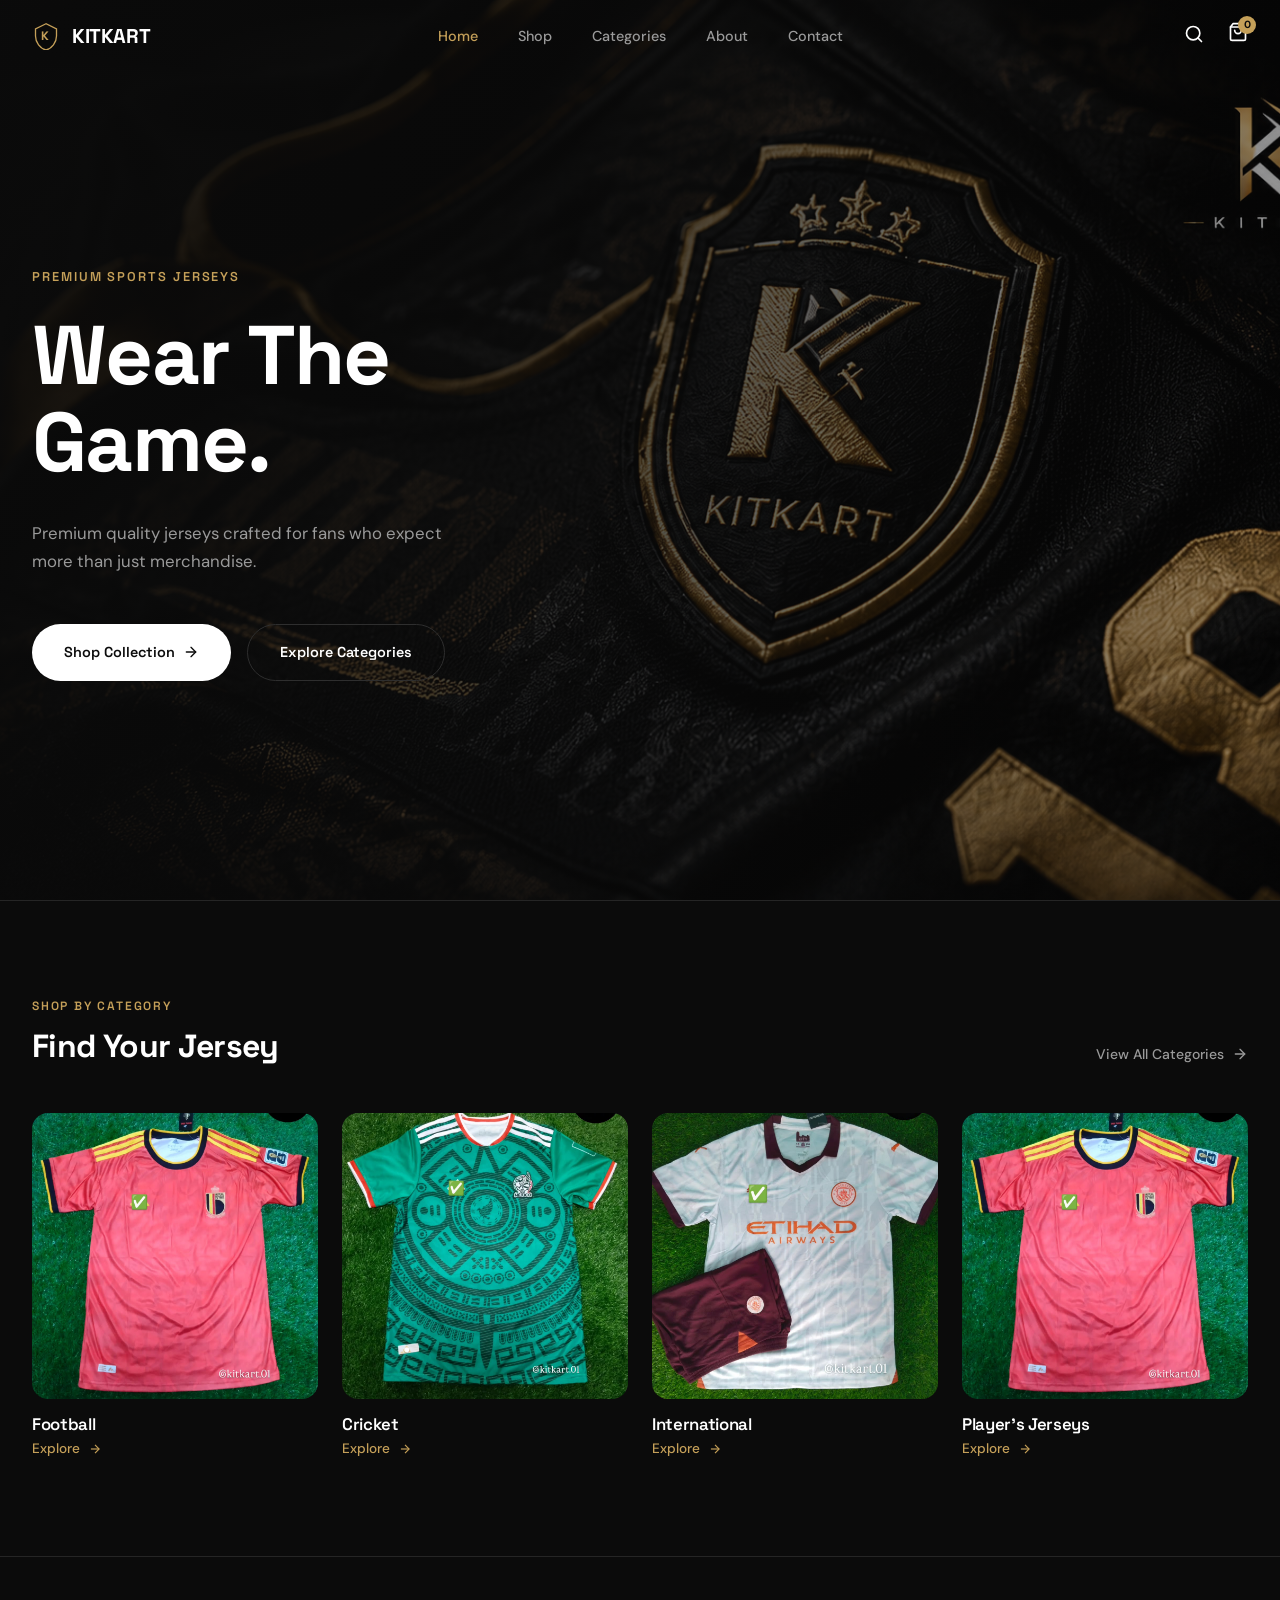
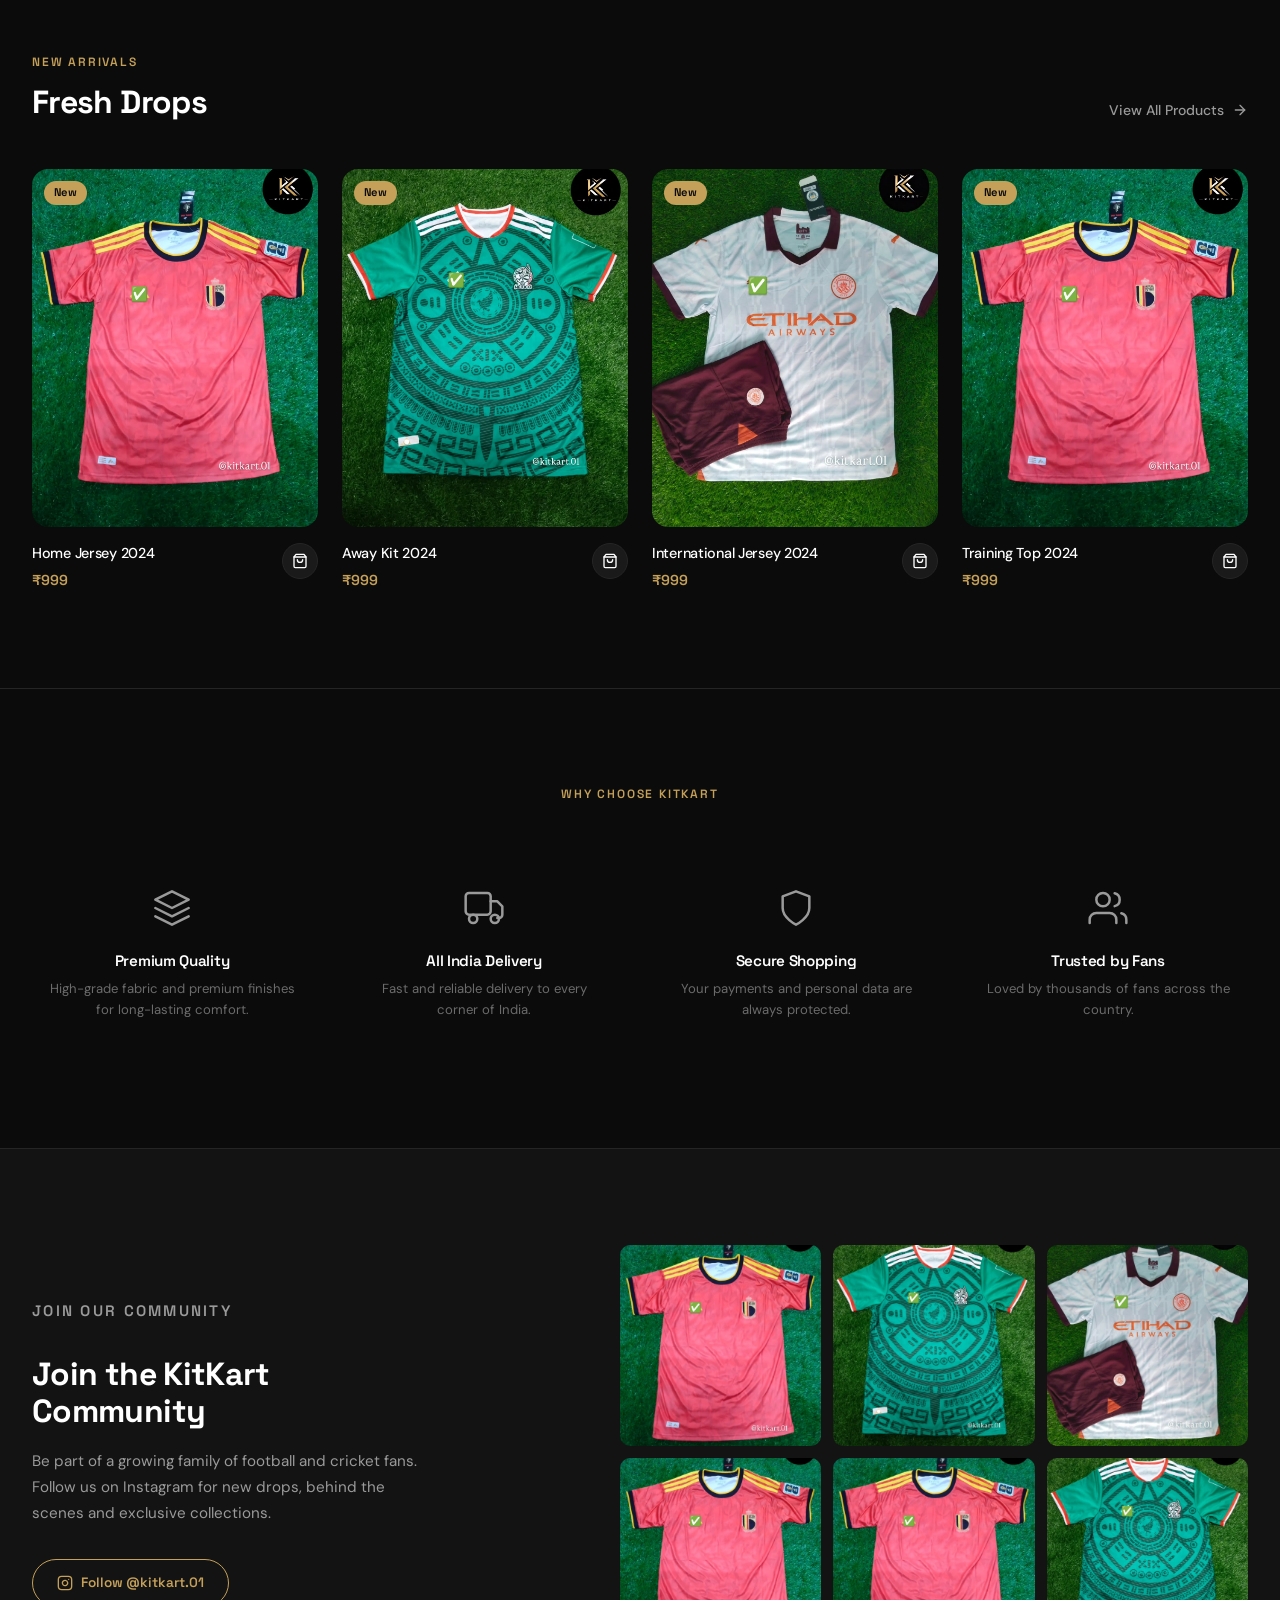
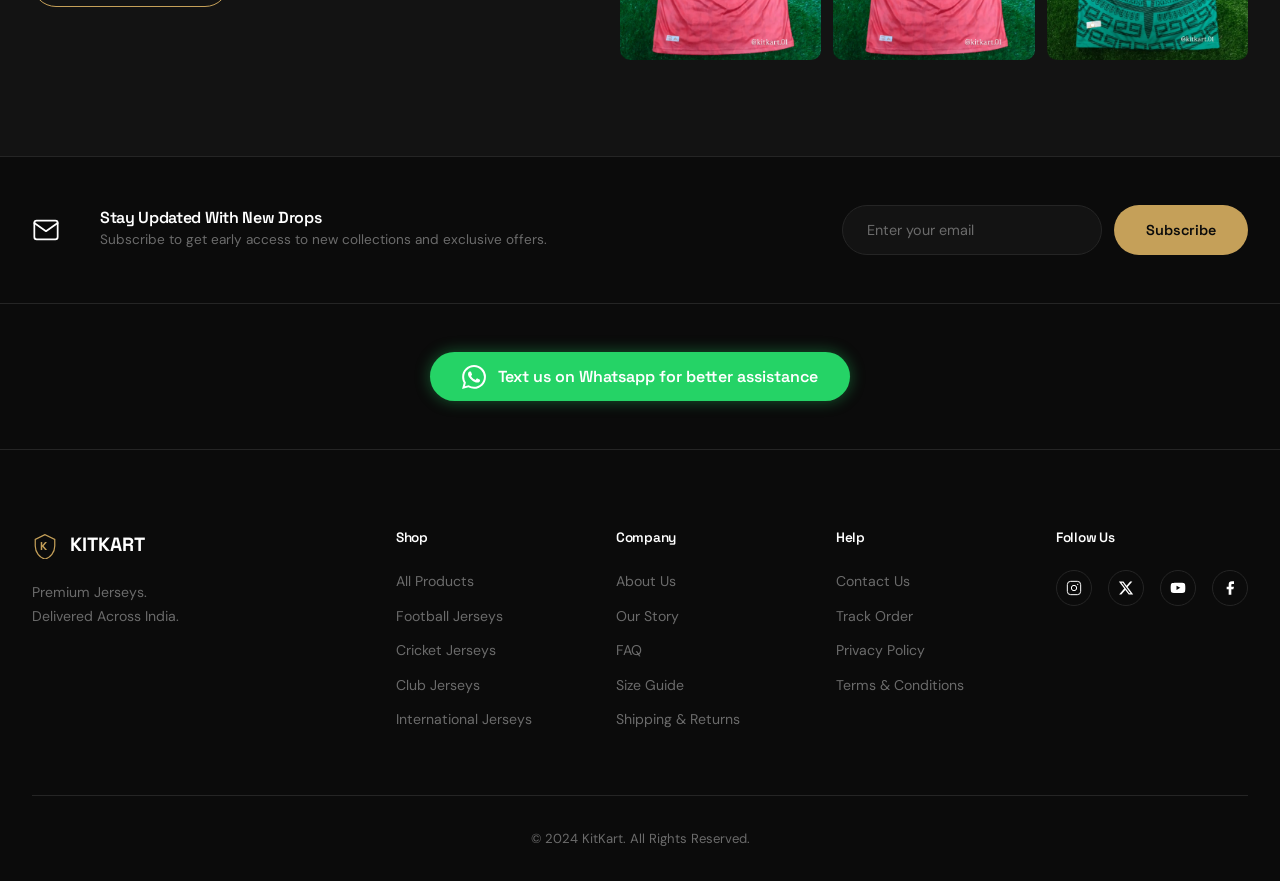
<file: index.html>
<!DOCTYPE html>
<html lang="en">

<head>
    <meta charset="UTF-8">
    <meta name="viewport" content="width=device-width, initial-scale=1.0">
    <title>KitKart – Premium Sports Jerseys | Wear The Game</title>
    <meta name="description"
        content="Premium quality sports jerseys crafted for fans who expect more than just merchandise. Shop football, cricket & international jerseys.">
    <link rel="stylesheet" href="css/style.css">
</head>

<body>

    <!-- ===== NAVBAR ===== -->
    <nav class="navbar" id="navbar">
        <div class="container">
            <!-- Brand -->
            <a href="#" class="navbar-brand">
                <svg viewBox="0 0 32 32" fill="none">
                    <path d="M16 2L4 8v8c0 7.5 5.3 14.5 12 16 6.7-1.5 12-8.5 12-16V8L16 2z" stroke="#C5A059"
                        stroke-width="1.5" fill="none" />
                    <text x="10" y="21" font-size="14" font-weight="700" fill="#C5A059"
                        font-family="Space Grotesk, sans-serif">K</text>
                </svg>
                KITKART
            </a>

            <!-- Center Nav -->
            <ul class="navbar-nav">
                <li><a href="#" class="nav-link active">Home</a></li>
                <li><a href="#" class="nav-link">Shop</a></li>
                <li><a href="#" class="nav-link">Categories</a></li>
                <li><a href="#" class="nav-link">About</a></li>
                <li><a href="#" class="nav-link">Contact</a></li>
            </ul>

            <!-- Right Icons -->
            <div class="nav-icons">
                <button class="nav-icon-btn" aria-label="Search">
                    <svg viewBox="0 0 24 24" stroke-linecap="round" stroke-linejoin="round">
                        <circle cx="11" cy="11" r="8" />
                        <line x1="21" y1="21" x2="16.65" y2="16.65" />
                    </svg>
                </button>
                <a href="cart.html" class="nav-icon-btn" aria-label="Cart">
                    <svg viewBox="0 0 24 24" stroke-linecap="round" stroke-linejoin="round">
                        <path d="M6 2L3 6v14a2 2 0 002 2h14a2 2 0 002-2V6l-3-4z" />
                        <line x1="3" y1="6" x2="21" y2="6" />
                        <path d="M16 10a4 4 0 01-8 0" />
                    </svg>
                    <span class="cart-badge" id="cart-count">0</span>
                </a>
                <button class="mobile-menu-btn" aria-label="Menu">
                    <svg viewBox="0 0 24 24" stroke-linecap="round" stroke-linejoin="round">
                        <line x1="3" y1="6" x2="21" y2="6" />
                        <line x1="3" y1="12" x2="21" y2="12" />
                        <line x1="3" y1="18" x2="21" y2="18" />
                    </svg>
                </button>
            </div>
        </div>
    </nav>

    <!-- ===== HERO ===== -->
    <header class="hero">
        <div class="hero-bg-image">
            <img src="assets/hero_bg.png" alt="">
        </div>
        <div class="hero-overlay"></div>
        <div class="hero-inner">
            <div class="hero-content">
                <span class="hero-label">Premium Sports Jerseys</span>
                <h1 class="hero-title">Wear The<br>Game.</h1>
                <p class="hero-text">Premium quality jerseys crafted for fans who expect more than just merchandise.</p>
                <div class="hero-ctas">
                    <a href="#" class="btn btn-primary">
                        Shop Collection
                        <svg viewBox="0 0 24 24" fill="none" stroke="currentColor" stroke-width="2"
                            stroke-linecap="round" stroke-linejoin="round">
                            <line x1="5" y1="12" x2="19" y2="12" />
                            <polyline points="12 5 19 12 12 19" />
                        </svg>
                    </a>
                    <a href="#" class="btn btn-outline">Explore Categories</a>
                </div>
            </div>
        </div>
    </header>

    <!-- ===== DIVIDER ===== -->
    <hr class="divider">

    <!-- ===== FEATURED CATEGORIES ===== -->
    <section class="section">
        <div class="container">
            <div class="section-header reveal">
                <div>
                    <p class="section-label">Shop by Category</p>
                    <h2 class="section-title">Find Your Jersey</h2>
                </div>
                <a href="#" class="section-link">
                    View All Categories
                    <svg viewBox="0 0 24 24" fill="none" stroke="currentColor" stroke-width="2" stroke-linecap="round"
                        stroke-linejoin="round">
                        <line x1="5" y1="12" x2="19" y2="12" />
                        <polyline points="12 5 19 12 12 19" />
                    </svg>
                </a>
            </div>
            <div class="categories-grid reveal reveal-stagger">
                <a href="#" class="category-card">
                    <div class="category-img-wrapper">
                        <img src="assets/jersey1.jpg" alt="Football Jerseys">
                    </div>
                    <h3 class="category-name">Football</h3>
                    <span class="category-explore">Explore <svg viewBox="0 0 24 24" fill="none" stroke="currentColor"
                            stroke-width="2">
                            <line x1="5" y1="12" x2="19" y2="12" />
                            <polyline points="12 5 19 12 12 19" />
                        </svg></span>
                </a>
                <a href="#" class="category-card">
                    <div class="category-img-wrapper">
                        <img src="assets/jersey2.jpg" alt="Cricket Jerseys">
                    </div>
                    <h3 class="category-name">Cricket</h3>
                    <span class="category-explore">Explore <svg viewBox="0 0 24 24" fill="none" stroke="currentColor"
                            stroke-width="2">
                            <line x1="5" y1="12" x2="19" y2="12" />
                            <polyline points="12 5 19 12 12 19" />
                        </svg></span>
                </a>
                <a href="#" class="category-card">
                    <div class="category-img-wrapper">
                        <img src="assets/jersey3.jpg" alt="International Jerseys">
                    </div>
                    <h3 class="category-name">International</h3>
                    <span class="category-explore">Explore <svg viewBox="0 0 24 24" fill="none" stroke="currentColor"
                            stroke-width="2">
                            <line x1="5" y1="12" x2="19" y2="12" />
                            <polyline points="12 5 19 12 12 19" />
                        </svg></span>
                </a>
                <a href="#" class="category-card">
                    <div class="category-img-wrapper">
                        <img src="assets/jersey4.jpg" alt="Club Jerseys">
                    </div>
                    <h3 class="category-name">Player's Jerseys</h3>
                    <span class="category-explore">Explore <svg viewBox="0 0 24 24" fill="none" stroke="currentColor"
                            stroke-width="2">
                            <line x1="5" y1="12" x2="19" y2="12" />
                            <polyline points="12 5 19 12 12 19" />
                        </svg></span>
                </a>
            </div>
        </div>
    </section>

    <!-- ===== DIVIDER ===== -->
    <hr class="divider">

    <!-- ===== NEW ARRIVALS ===== -->
    <section class="section">
        <div class="container">
            <div class="section-header reveal">
                <div>
                    <p class="section-label">New Arrivals</p>
                    <h2 class="section-title">Fresh Drops</h2>
                </div>
                <a href="#" class="section-link">
                    View All Products
                    <svg viewBox="0 0 24 24" fill="none" stroke="currentColor" stroke-width="2" stroke-linecap="round"
                        stroke-linejoin="round">
                        <line x1="5" y1="12" x2="19" y2="12" />
                        <polyline points="12 5 19 12 12 19" />
                    </svg>
                </a>
            </div>
            <div class="products-grid reveal reveal-stagger">
                <!-- Product 1 -->
                <a href="product.html?id=home-jersey-2024&name=Home%20Jersey%202024&price=999&image=assets/jersey1.jpg" class="product-card">
                    <div class="product-img-wrapper">
                        <span class="product-badge">New</span>
                        <img src="assets/jersey1.jpg" alt="Home Jersey 2024" class="product-img">
                    </div>
                    <div class="product-meta">
                        <div>
                            <h3 class="product-title">Home Jersey 2024</h3>
                            <span class="product-price">₹999</span>
                        </div>
                        <div class="btn-icon" aria-label="Add to cart">
                            <svg viewBox="0 0 24 24" stroke-linecap="round" stroke-linejoin="round">
                                <path d="M6 2L3 6v14a2 2 0 002 2h14a2 2 0 002-2V6l-3-4z" />
                                <line x1="3" y1="6" x2="21" y2="6" />
                                <path d="M16 10a4 4 0 01-8 0" />
                            </svg>
                        </div>
                    </div>
                </a>
                <!-- Product 2 -->
                <a href="product.html?id=away-kit-2024&name=Away%20Kit%202024&price=999&image=assets/jersey2.jpg" class="product-card">
                    <div class="product-img-wrapper">
                        <span class="product-badge">New</span>
                        <img src="assets/jersey2.jpg" alt="Away Kit 2024" class="product-img">
                    </div>
                    <div class="product-meta">
                        <div>
                            <h3 class="product-title">Away Kit 2024</h3>
                            <span class="product-price">₹999</span>
                        </div>
                        <div class="btn-icon" aria-label="Add to cart">
                            <svg viewBox="0 0 24 24" stroke-linecap="round" stroke-linejoin="round">
                                <path d="M6 2L3 6v14a2 2 0 002 2h14a2 2 0 002-2V6l-3-4z" />
                                <line x1="3" y1="6" x2="21" y2="6" />
                                <path d="M16 10a4 4 0 01-8 0" />
                            </svg>
                        </div>
                    </div>
                </a>
                <!-- Product 3 -->
                <a href="product.html?id=international-jersey-2024&name=International%20Jersey%202024&price=999&image=assets/jersey3.jpg" class="product-card">
                    <div class="product-img-wrapper">
                        <span class="product-badge">New</span>
                        <img src="assets/jersey3.jpg" alt="International Jersey 2024" class="product-img">
                    </div>
                    <div class="product-meta">
                        <div>
                            <h3 class="product-title">International Jersey 2024</h3>
                            <span class="product-price">₹999</span>
                        </div>
                        <div class="btn-icon" aria-label="Add to cart">
                            <svg viewBox="0 0 24 24" stroke-linecap="round" stroke-linejoin="round">
                                <path d="M6 2L3 6v14a2 2 0 002 2h14a2 2 0 002-2V6l-3-4z" />
                                <line x1="3" y1="6" x2="21" y2="6" />
                                <path d="M16 10a4 4 0 01-8 0" />
                            </svg>
                        </div>
                    </div>
                </a>
                <!-- Product 4 -->
                <a href="product.html?id=training-top-2024&name=Training%20Top%202024&price=999&image=assets/jersey4.jpg" class="product-card">
                    <div class="product-img-wrapper">
                        <span class="product-badge">New</span>
                        <img src="assets/jersey4.jpg" alt="Training Top 2024" class="product-img">
                    </div>
                    <div class="product-meta">
                        <div>
                            <h3 class="product-title">Training Top 2024</h3>
                            <span class="product-price">₹999</span>
                        </div>
                        <div class="btn-icon" aria-label="Add to cart">
                            <svg viewBox="0 0 24 24" stroke-linecap="round" stroke-linejoin="round">
                                <path d="M6 2L3 6v14a2 2 0 002 2h14a2 2 0 002-2V6l-3-4z" />
                                <line x1="3" y1="6" x2="21" y2="6" />
                                <path d="M16 10a4 4 0 01-8 0" />
                            </svg>
                        </div>
                    </div>
                </a>
            </div>
        </div>
    </section>

    <!-- ===== WHY CHOOSE KITKART ===== -->
    <section class="section features-section">
        <div class="container">
            <p class="section-label reveal" style="text-align:center; margin-bottom: var(--sp-12);">Why Choose KitKart
            </p>
            <div class="features-grid reveal reveal-stagger">
                <div class="feature-item">
                    <div class="feature-icon-wrap">
                        <svg viewBox="0 0 24 24" stroke-linecap="round" stroke-linejoin="round">
                            <path d="M12 2L2 7l10 5 10-5-10-5z" />
                            <path d="M2 17l10 5 10-5" />
                            <path d="M2 12l10 5 10-5" />
                        </svg>
                    </div>
                    <h3 class="feature-title">Premium Quality</h3>
                    <p class="feature-desc">High-grade fabric and premium finishes for long-lasting comfort.</p>
                </div>
                <div class="feature-item">
                    <div class="feature-icon-wrap">
                        <svg viewBox="0 0 24 24" stroke-linecap="round" stroke-linejoin="round">
                            <rect x="1" y="3" width="15" height="13" rx="2" />
                            <path d="M16 8h4l3 3v5a2 2 0 01-2 2h-1" />
                            <circle cx="5.5" cy="18.5" r="2.5" />
                            <circle cx="18.5" cy="18.5" r="2.5" />
                        </svg>
                    </div>
                    <h3 class="feature-title">All India Delivery</h3>
                    <p class="feature-desc">Fast and reliable delivery to every corner of India.</p>
                </div>
                <div class="feature-item">
                    <div class="feature-icon-wrap">
                        <svg viewBox="0 0 24 24" stroke-linecap="round" stroke-linejoin="round">
                            <path d="M12 22s8-4 8-10V5l-8-3-8 3v7c0 6 8 10 8 10z" />
                        </svg>
                    </div>
                    <h3 class="feature-title">Secure Shopping</h3>
                    <p class="feature-desc">Your payments and personal data are always protected.</p>
                </div>
                <div class="feature-item">
                    <div class="feature-icon-wrap">
                        <svg viewBox="0 0 24 24" stroke-linecap="round" stroke-linejoin="round">
                            <path d="M17 21v-2a4 4 0 00-4-4H5a4 4 0 00-4 4v2" />
                            <circle cx="9" cy="7" r="4" />
                            <path d="M23 21v-2a4 4 0 00-3-3.87" />
                            <path d="M16 3.13a4 4 0 010 7.75" />
                        </svg>
                    </div>
                    <h3 class="feature-title">Trusted by Fans</h3>
                    <p class="feature-desc">Loved by thousands of fans across the country.</p>
                </div>
            </div>
        </div>
    </section>

    <!-- ===== COMMUNITY ===== -->
    <section class="section community-section">
        <div class="container">
            <div class="community-inner reveal">
                <div class="community-text">
                    <p class="section-label">Join Our Community</p>
                    <h2 class="section-title" style="text-align: left;">Join the KitKart Community</h2>
                    <p>Be part of a growing family of football and cricket fans. Follow us on Instagram for new drops,
                        behind the scenes and exclusive collections.</p>
                    <a href="https://www.instagram.com/kitkart.01/" target="_blank" rel="noopener noreferrer"
                        class="btn btn-gold">
                        <svg viewBox="0 0 24 24" width="16" height="16" fill="none" stroke="currentColor"
                            stroke-width="2" stroke-linecap="round" stroke-linejoin="round">
                            <rect x="2" y="2" width="20" height="20" rx="5" />
                            <path d="M16 11.37A4 4 0 1112.63 8 4 4 0 0116 11.37z" />
                            <line x1="17.5" y1="6.5" x2="17.51" y2="6.5" />
                        </svg>
                        Follow @kitkart.01
                    </a>
                </div>
                <div class="community-images">
                    <div class="community-img-wrap"><img src="assets/jersey1.jpg" alt="Community"></div>
                    <div class="community-img-wrap"><img src="assets/jersey2.jpg" alt="Community"></div>
                    <div class="community-img-wrap"><img src="assets/jersey3.jpg" alt="Community"></div>
                    <div class="community-img-wrap"><img src="assets/jersey4.jpg" alt="Community"></div>
                    <div class="community-img-wrap"><img src="assets/jersey1.jpg" alt="Community"></div>
                    <div class="community-img-wrap"><img src="assets/jersey2.jpg" alt="Community"></div>
                </div>
            </div>
        </div>
    </section>

    <!-- ===== NEWSLETTER ===== -->
    <section class="newsletter">
        <div class="container">
            <div class="newsletter-inner reveal">
                <svg class="newsletter-icon" viewBox="0 0 24 24" stroke-linecap="round" stroke-linejoin="round">
                    <path d="M4 4h16c1.1 0 2 .9 2 2v12a2 2 0 01-2 2H4a2 2 0 01-2-2V6c0-1.1.9-2 2-2z" />
                    <polyline points="22,6 12,13 2,6" />
                </svg>
                <div class="newsletter-text">
                    <h3>Stay Updated With New Drops</h3>
                    <p>Subscribe to get early access to new collections and exclusive offers.</p>
                </div>
                <form class="newsletter-form" onsubmit="return false;">
                    <input type="email" class="newsletter-input" placeholder="Enter your email" aria-label="Email">
                    <button type="submit" class="btn-subscribe">Subscribe</button>
                </form>
            </div>
        </div>
    </section>

    <!-- ===== WHATSAPP HELP ===== -->
    <div class="whatsapp-container">
        <a href="#" class="whatsapp-pill reveal">
            <svg viewBox="0 0 24 24" fill="currentColor">
                <path
                    d="M17.472 14.382c-.297-.149-1.758-.867-2.03-.967-.273-.099-.471-.148-.67.15-.197.297-.767.966-.94 1.164-.173.199-.347.223-.644.075-.297-.15-1.255-.463-2.39-1.475-.883-.788-1.48-1.761-1.653-2.059-.173-.297-.018-.458.13-.606.134-.133.298-.347.446-.52.149-.174.198-.298.298-.497.099-.198.05-.371-.025-.52-.075-.149-.669-1.612-.916-2.207-.242-.579-.487-.5-.669-.51a12.8 12.8 0 0 0-.57-.01c-.198 0-.52.074-.792.372-.272.297-1.04 1.016-1.04 2.479 0 1.462 1.065 2.875 1.213 3.074.149.198 2.096 3.2 5.077 4.487.709.306 1.262.489 1.694.625.712.227 1.36.195 1.871.118.571-.085 1.758-.719 2.006-1.413.248-.694.248-1.289.173-1.413-.074-.124-.272-.198-.57-.347m-5.421 7.403h-.004a9.87 9.87 0 0 1-5.031-1.378l-.361-.214-3.741.982.998-3.648-.235-.374a9.86 9.86 0 0 1-1.51-5.26c.001-5.45 4.436-9.884 9.888-9.884 2.64 0 5.122 1.03 6.988 2.898a9.825 9.825 0 0 1 2.893 6.994c-.003 5.45-4.437 9.884-9.885 9.884m8.413-18.297A11.815 11.815 0 0 0 12.05 0C5.495 0 .16 5.335.157 11.892c0 2.096.547 4.142 1.588 5.945L.057 24l6.305-1.654a11.882 11.882 0 0 0 5.683 1.448h.005c6.554 0 11.89-5.335 11.893-11.893a11.821 11.821 0 0 0-3.48-8.413Z" />
            </svg>
            Text us on Whatsapp for better assistance
        </a>
    </div>

    <!-- ===== FOOTER ===== -->
    <footer class="footer">
        <div class="container">
            <div class="footer-grid">
                <div>
                    <div class="footer-brand">
                        <svg viewBox="0 0 32 32" fill="none">
                            <path d="M16 2L4 8v8c0 7.5 5.3 14.5 12 16 6.7-1.5 12-8.5 12-16V8L16 2z" stroke="#C5A059"
                                stroke-width="1.5" fill="none" />
                            <text x="10" y="21" font-size="14" font-weight="700" fill="#C5A059"
                                font-family="Space Grotesk, sans-serif">K</text>
                        </svg>
                        KITKART
                    </div>
                    <p class="footer-desc">Premium Jerseys.<br>Delivered Across India.</p>
                </div>
                <div>
                    <h4 class="footer-title">Shop</h4>
                    <div class="footer-links">
                        <a href="#" class="footer-link">All Products</a>
                        <a href="#" class="footer-link">Football Jerseys</a>
                        <a href="#" class="footer-link">Cricket Jerseys</a>
                        <a href="#" class="footer-link">Club Jerseys</a>
                        <a href="#" class="footer-link">International Jerseys</a>
                    </div>
                </div>
                <div>
                    <h4 class="footer-title">Company</h4>
                    <div class="footer-links">
                        <a href="#" class="footer-link">About Us</a>
                        <a href="#" class="footer-link">Our Story</a>
                        <a href="#" class="footer-link">FAQ</a>
                        <a href="#" class="footer-link">Size Guide</a>
                        <a href="#" class="footer-link">Shipping & Returns</a>
                    </div>
                </div>
                <div>
                    <h4 class="footer-title">Help</h4>
                    <div class="footer-links">
                        <a href="#" class="footer-link">Contact Us</a>
                        <a href="#" class="footer-link">Track Order</a>
                        <a href="#" class="footer-link">Privacy Policy</a>
                        <a href="#" class="footer-link">Terms & Conditions</a>
                    </div>
                </div>
                <div>
                    <h4 class="footer-title">Follow Us</h4>
                    <div class="social-links">
                        <!-- Instagram -->
                        <a href="https://www.instagram.com/kitkart.01/" target="_blank" rel="noopener noreferrer"
                            class="social-link" aria-label="Instagram">
                            <svg viewBox="0 0 24 24">
                                <rect x="2" y="2" width="20" height="20" rx="5" stroke="currentColor" stroke-width="1.5"
                                    fill="none" />
                                <circle cx="12" cy="12" r="4" stroke="currentColor" stroke-width="1.5" fill="none" />
                                <circle cx="17.5" cy="6.5" r="1" fill="currentColor" />
                            </svg>
                        </a>
                        <!-- Twitter / X -->
                        <a href="#" class="social-link" aria-label="Twitter">
                            <svg viewBox="0 0 24 24">
                                <path
                                    d="M18.244 2.25h3.308l-7.227 8.26 8.502 11.24H16.17l-5.214-6.817L4.99 21.75H1.68l7.73-8.835L1.254 2.25H8.08l4.713 6.231 5.45-6.231zm-1.161 17.52h1.833L7.084 4.126H5.117L17.083 19.77z"
                                    fill="currentColor" />
                            </svg>
                        </a>
                        <!-- YouTube -->
                        <a href="#" class="social-link" aria-label="YouTube">
                            <svg viewBox="0 0 24 24">
                                <path
                                    d="M22.54 6.42a2.78 2.78 0 00-1.94-2C18.88 4 12 4 12 4s-6.88 0-8.6.46a2.78 2.78 0 00-1.94 2A29 29 0 001 11.75a29 29 0 00.46 5.33A2.78 2.78 0 003.4 19.1c1.72.46 8.6.46 8.6.46s6.88 0 8.6-.46a2.78 2.78 0 001.94-2 29 29 0 00.46-5.25 29 29 0 00-.46-5.43z"
                                    fill="currentColor" />
                                <polygon points="9.75 15.02 15.5 11.75 9.75 8.48 9.75 15.02" fill="var(--clr-bg)" />
                            </svg>
                        </a>
                        <!-- Facebook -->
                        <a href="#" class="social-link" aria-label="Facebook">
                            <svg viewBox="0 0 24 24">
                                <path d="M18 2h-3a5 5 0 00-5 5v3H7v4h3v8h4v-8h3l1-4h-4V7a1 1 0 011-1h3z"
                                    fill="currentColor" />
                            </svg>
                        </a>
                    </div>
                </div>
            </div>
            <div class="footer-bottom">
                <p>&copy; 2024 KitKart. All Rights Reserved.</p>
            </div>
        </div>
    </footer>

    <script src="js/main.js"></script>
</body>

</html>
</file>
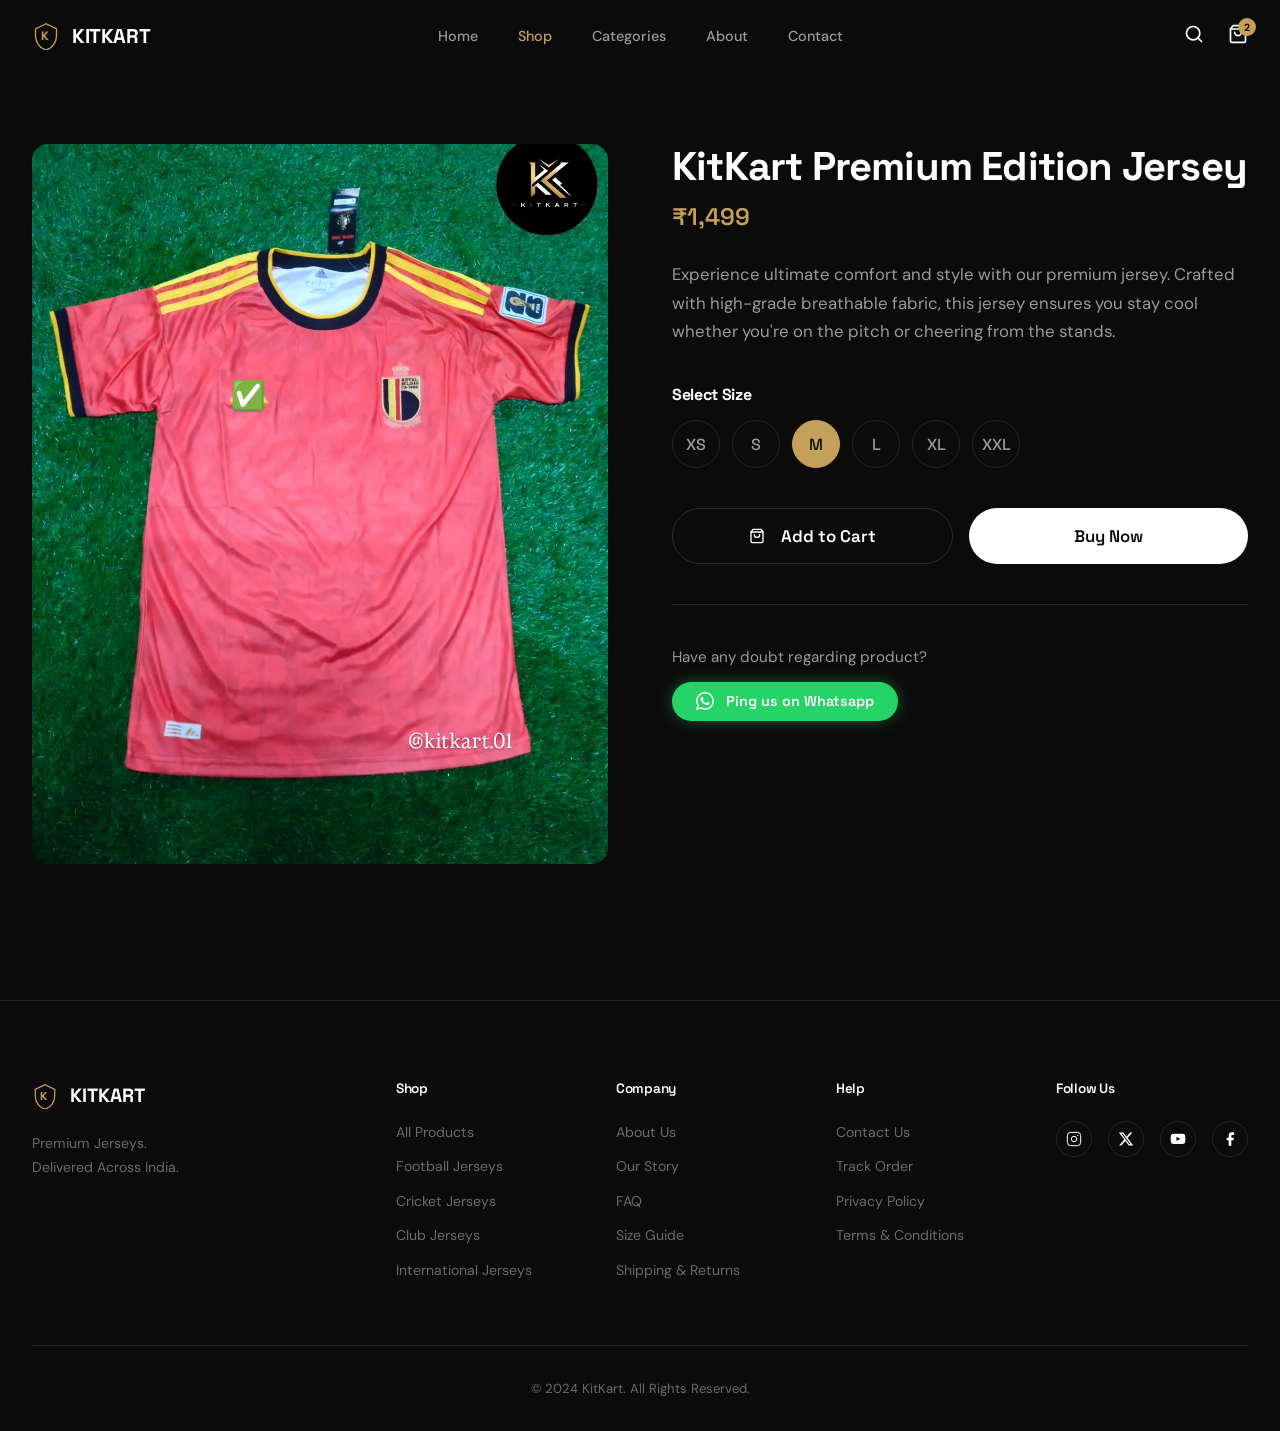
<file: product.html>
<!DOCTYPE html>
<html lang="en">
<head>
    <meta charset="UTF-8">
    <meta name="viewport" content="width=device-width, initial-scale=1.0">
    <title>KitKart – Product Details</title>
    <meta name="description" content="View product details, sizes, and purchase options on KitKart.">
    <link rel="stylesheet" href="css/style.css">
</head>
<body style="padding-top: 80px;"> <!-- Padding for fixed navbar -->

    <!-- ===== NAVBAR ===== -->
    <nav class="navbar scrolled" id="navbar">
        <div class="container">
            <!-- Brand -->
            <a href="index.html" class="navbar-brand">
                <svg viewBox="0 0 32 32" fill="none">
                    <path d="M16 2L4 8v8c0 7.5 5.3 14.5 12 16 6.7-1.5 12-8.5 12-16V8L16 2z" stroke="#C5A059" stroke-width="1.5" fill="none"/>
                    <text x="10" y="21" font-size="14" font-weight="700" fill="#C5A059" font-family="Space Grotesk, sans-serif">K</text>
                </svg>
                KITKART
            </a>

            <!-- Center Nav -->
            <ul class="navbar-nav">
                <li><a href="index.html" class="nav-link">Home</a></li>
                <li><a href="index.html" class="nav-link active">Shop</a></li>
                <li><a href="index.html" class="nav-link">Categories</a></li>
                <li><a href="index.html" class="nav-link">About</a></li>
                <li><a href="index.html" class="nav-link">Contact</a></li>
            </ul>

            <!-- Right Icons -->
            <div class="nav-icons">
                <button class="nav-icon-btn" aria-label="Search">
                    <svg viewBox="0 0 24 24" stroke-linecap="round" stroke-linejoin="round">
                        <circle cx="11" cy="11" r="8"/>
                        <line x1="21" y1="21" x2="16.65" y2="16.65"/>
                    </svg>
                </button>
                <button class="nav-icon-btn" aria-label="Cart">
                    <svg viewBox="0 0 24 24" stroke-linecap="round" stroke-linejoin="round">
                        <path d="M6 2L3 6v14a2 2 0 002 2h14a2 2 0 002-2V6l-3-4z"/>
                        <line x1="3" y1="6" x2="21" y2="6"/>
                        <path d="M16 10a4 4 0 01-8 0"/>
                    </svg>
                    <span class="cart-badge">2</span>
                </button>
                <button class="mobile-menu-btn" aria-label="Menu">
                    <svg viewBox="0 0 24 24" stroke-linecap="round" stroke-linejoin="round">
                        <line x1="3" y1="6" x2="21" y2="6"/>
                        <line x1="3" y1="12" x2="21" y2="12"/>
                        <line x1="3" y1="18" x2="21" y2="18"/>
                    </svg>
                </button>
            </div>
        </div>
    </nav>

    <!-- ===== PRODUCT DETAILS ===== -->
    <section class="section product-page-section">
        <div class="container">
            <div class="product-layout">
                <!-- Product Image Gallery -->
                <div class="product-gallery">
                    <div class="product-image-main">
                        <img src="assets/jersey1.jpg" alt="KitKart Premium Jersey">
                    </div>
                </div>

                <!-- Product Info -->
                <div class="product-details">
                    <h1 class="product-page-title">KitKart Premium Edition Jersey</h1>
                    <p class="product-page-price">₹1,499</p>
                    
                    <p class="product-page-desc">
                        Experience ultimate comfort and style with our premium jersey. Crafted with high-grade breathable fabric, this jersey ensures you stay cool whether you're on the pitch or cheering from the stands.
                    </p>

                    <!-- Sizes -->
                    <div class="product-options">
                        <h4 class="option-title">Select Size</h4>
                        <div class="size-selector">
                            <label class="size-option"><input type="radio" name="size" value="xs"> <span>XS</span></label>
                            <label class="size-option"><input type="radio" name="size" value="s"> <span>S</span></label>
                            <label class="size-option"><input type="radio" name="size" value="m" checked> <span>M</span></label>
                            <label class="size-option"><input type="radio" name="size" value="l"> <span>L</span></label>
                            <label class="size-option"><input type="radio" name="size" value="xl"> <span>XL</span></label>
                            <label class="size-option"><input type="radio" name="size" value="xxl"> <span>XXL</span></label>
                        </div>
                    </div>

                    <!-- Actions -->
                    <div class="product-actions">
                        <button class="btn btn-outline product-btn-cart">
                            <svg viewBox="0 0 24 24" fill="none" stroke="currentColor" stroke-width="2" stroke-linecap="round" stroke-linejoin="round" width="18" height="18" style="margin-right:8px;"><path d="M6 2L3 6v14a2 2 0 002 2h14a2 2 0 002-2V6l-3-4z"/><line x1="3" y1="6" x2="21" y2="6"/><path d="M16 10a4 4 0 01-8 0"/></svg>
                            Add to Cart
                        </button>
                        <button class="btn btn-primary product-btn-buy">Buy Now</button>
                    </div>

                    <!-- Support / Whatsapp -->
                    <div class="product-support">
                        <p class="support-text">Have any doubt regarding product?</p>
                        <a href="#" class="btn-whatsapp-pill">
                            <svg viewBox="0 0 24 24" fill="currentColor">
                                <path d="M17.472 14.382c-.297-.149-1.758-.867-2.03-.967-.273-.099-.471-.148-.67.15-.197.297-.767.966-.94 1.164-.173.199-.347.223-.644.075-.297-.15-1.255-.463-2.39-1.475-.883-.788-1.48-1.761-1.653-2.059-.173-.297-.018-.458.13-.606.134-.133.298-.347.446-.52.149-.174.198-.298.298-.497.099-.198.05-.371-.025-.52-.075-.149-.669-1.612-.916-2.207-.242-.579-.487-.5-.669-.51a12.8 12.8 0 0 0-.57-.01c-.198 0-.52.074-.792.372-.272.297-1.04 1.016-1.04 2.479 0 1.462 1.065 2.875 1.213 3.074.149.198 2.096 3.2 5.077 4.487.709.306 1.262.489 1.694.625.712.227 1.36.195 1.871.118.571-.085 1.758-.719 2.006-1.413.248-.694.248-1.289.173-1.413-.074-.124-.272-.198-.57-.347m-5.421 7.403h-.004a9.87 9.87 0 0 1-5.031-1.378l-.361-.214-3.741.982.998-3.648-.235-.374a9.86 9.86 0 0 1-1.51-5.26c.001-5.45 4.436-9.884 9.888-9.884 2.64 0 5.122 1.03 6.988 2.898a9.825 9.825 0 0 1 2.893 6.994c-.003 5.45-4.437 9.884-9.885 9.884m8.413-18.297A11.815 11.815 0 0 0 12.05 0C5.495 0 .16 5.335.157 11.892c0 2.096.547 4.142 1.588 5.945L.057 24l6.305-1.654a11.882 11.882 0 0 0 5.683 1.448h.005c6.554 0 11.89-5.335 11.893-11.893a11.821 11.821 0 0 0-3.48-8.413Z"/>
                            </svg>
                            Ping us on Whatsapp
                        </a>
                    </div>
                </div>
            </div>
        </div>
    </section>

    <!-- ===== FOOTER ===== -->
    <footer class="footer" style="margin-top: 40px;">
        <div class="container">
            <div class="footer-grid">
                <div>
                    <div class="footer-brand">
                        <svg viewBox="0 0 32 32" fill="none">
                            <path d="M16 2L4 8v8c0 7.5 5.3 14.5 12 16 6.7-1.5 12-8.5 12-16V8L16 2z" stroke="#C5A059" stroke-width="1.5" fill="none"/>
                            <text x="10" y="21" font-size="14" font-weight="700" fill="#C5A059" font-family="Space Grotesk, sans-serif">K</text>
                        </svg>
                        KITKART
                    </div>
                    <p class="footer-desc">Premium Jerseys.<br>Delivered Across India.</p>
                </div>
                <div>
                    <h4 class="footer-title">Shop</h4>
                    <div class="footer-links">
                        <a href="index.html" class="footer-link">All Products</a>
                        <a href="index.html" class="footer-link">Football Jerseys</a>
                        <a href="index.html" class="footer-link">Cricket Jerseys</a>
                        <a href="index.html" class="footer-link">Club Jerseys</a>
                        <a href="index.html" class="footer-link">International Jerseys</a>
                    </div>
                </div>
                <div>
                    <h4 class="footer-title">Company</h4>
                    <div class="footer-links">
                        <a href="index.html" class="footer-link">About Us</a>
                        <a href="index.html" class="footer-link">Our Story</a>
                        <a href="index.html" class="footer-link">FAQ</a>
                        <a href="index.html" class="footer-link">Size Guide</a>
                        <a href="index.html" class="footer-link">Shipping & Returns</a>
                    </div>
                </div>
                <div>
                    <h4 class="footer-title">Help</h4>
                    <div class="footer-links">
                        <a href="index.html" class="footer-link">Contact Us</a>
                        <a href="index.html" class="footer-link">Track Order</a>
                        <a href="index.html" class="footer-link">Privacy Policy</a>
                        <a href="index.html" class="footer-link">Terms & Conditions</a>
                    </div>
                </div>
                <div>
                    <h4 class="footer-title">Follow Us</h4>
                    <div class="social-links">
                        <a href="#" class="social-link" aria-label="Instagram">
                            <svg viewBox="0 0 24 24"><rect x="2" y="2" width="20" height="20" rx="5" stroke="currentColor" stroke-width="1.5" fill="none"/><circle cx="12" cy="12" r="4" stroke="currentColor" stroke-width="1.5" fill="none"/><circle cx="17.5" cy="6.5" r="1" fill="currentColor"/></svg>
                        </a>
                        <a href="#" class="social-link" aria-label="Twitter">
                            <svg viewBox="0 0 24 24"><path d="M18.244 2.25h3.308l-7.227 8.26 8.502 11.24H16.17l-5.214-6.817L4.99 21.75H1.68l7.73-8.835L1.254 2.25H8.08l4.713 6.231 5.45-6.231zm-1.161 17.52h1.833L7.084 4.126H5.117L17.083 19.77z" fill="currentColor"/></svg>
                        </a>
                        <a href="#" class="social-link" aria-label="YouTube">
                            <svg viewBox="0 0 24 24"><path d="M22.54 6.42a2.78 2.78 0 00-1.94-2C18.88 4 12 4 12 4s-6.88 0-8.6.46a2.78 2.78 0 00-1.94 2A29 29 0 001 11.75a29 29 0 00.46 5.33A2.78 2.78 0 003.4 19.1c1.72.46 8.6.46 8.6.46s6.88 0 8.6-.46a2.78 2.78 0 001.94-2 29 29 0 00.46-5.25 29 29 0 00-.46-5.43z" fill="currentColor"/><polygon points="9.75 15.02 15.5 11.75 9.75 8.48 9.75 15.02" fill="var(--clr-bg)"/></svg>
                        </a>
                        <a href="#" class="social-link" aria-label="Facebook">
                            <svg viewBox="0 0 24 24"><path d="M18 2h-3a5 5 0 00-5 5v3H7v4h3v8h4v-8h3l1-4h-4V7a1 1 0 011-1h3z" fill="currentColor"/></svg>
                        </a>
                    </div>
                </div>
            </div>
            <div class="footer-bottom">
                <p>&copy; 2024 KitKart. All Rights Reserved.</p>
            </div>
        </div>
    </footer>

    <script src="js/main.js"></script>
</body>
</html>
</file>
<file: css/style.css>
/* ==========================================================================
   KitKart – Premium E-commerce Website (v2)
   ========================================================================== */

@import url('https://fonts.googleapis.com/css2?family=Space+Grotesk:wght@400;500;600;700&family=DM+Sans:ital,wght@0,400;0,500;0,600;0,700;1,400&display=swap');

/* ==========================================================================
   Design Tokens
   ========================================================================== */
:root {
  /* Colors */
  --clr-bg:             #0B0B0B;
  --clr-surface:        #131313;
  --clr-surface-alt:    #1A1A1A;
  --clr-card:           #161616;
  --clr-border:         #252525;
  --clr-border-light:   #2e2e2e;
  --clr-text:           #FFFFFF;
  --clr-text-secondary: #9A9A9A;
  --clr-text-muted:     #6B6B6B;
  --clr-gold:           #C5A059;
  --clr-gold-hover:     #D4B26C;
  --clr-gold-dim:       rgba(197, 160, 89, 0.15);

  /* Typography */
  --ff-heading: 'Space Grotesk', sans-serif;
  --ff-body:    'DM Sans', sans-serif;

  /* Spacing (8px grid) */
  --sp-1: 4px;   --sp-2: 8px;   --sp-3: 12px;
  --sp-4: 16px;  --sp-5: 20px;  --sp-6: 24px;
  --sp-8: 32px;  --sp-10: 40px; --sp-12: 48px;
  --sp-16: 64px; --sp-20: 80px; --sp-24: 96px;
  --sp-32: 128px;

  /* Radius */
  --r-sm: 6px;
  --r-md: 10px;
  --r-lg: 16px;
  --r-xl: 20px;
  --r-full: 100px;

  /* Transitions */
  --ease: cubic-bezier(0.22, 1, 0.36, 1);
  --t-fast: 0.2s var(--ease);
  --t-med:  0.35s var(--ease);
  --t-slow: 0.6s var(--ease);
}

/* ==========================================================================
   Reset & Base
   ========================================================================== */
*, *::before, *::after { box-sizing: border-box; margin: 0; padding: 0; }

html { scroll-behavior: smooth; }

body {
  font-family: var(--ff-body);
  background: var(--clr-bg);
  color: var(--clr-text);
  line-height: 1.6;
  -webkit-font-smoothing: antialiased;
  -moz-osx-font-smoothing: grayscale;
  overflow-x: hidden;
}

a { color: inherit; text-decoration: none; transition: color var(--t-fast); }
img { max-width: 100%; display: block; }
ul { list-style: none; }
button { cursor: pointer; font-family: inherit; border: none; background: none; }

h1, h2, h3, h4, h5, h6 {
  font-family: var(--ff-heading);
  font-weight: 700;
  line-height: 1.15;
  letter-spacing: -0.02em;
}

/* ==========================================================================
   Utility
   ========================================================================== */
.container {
  width: 100%;
  max-width: 1320px;
  margin: 0 auto;
  padding: 0 var(--sp-8);
}

.section { padding: var(--sp-24) 0; }

.section-label {
  font-family: var(--ff-heading);
  font-size: 0.75rem;
  text-transform: uppercase;
  letter-spacing: 0.15em;
  color: var(--clr-gold);
  font-weight: 600;
  margin-bottom: var(--sp-3);
}

.section-header {
  display: flex;
  justify-content: space-between;
  align-items: flex-end;
  margin-bottom: var(--sp-12);
}

.section-title {
  font-size: 2rem;
  font-weight: 700;
}

.section-link {
  font-size: 0.875rem;
  font-weight: 500;
  color: var(--clr-text-secondary);
  display: inline-flex;
  align-items: center;
  gap: var(--sp-2);
  transition: color var(--t-fast);
  white-space: nowrap;
}

.section-link:hover { color: var(--clr-gold); }

.section-link svg {
  width: 16px;
  height: 16px;
  transition: transform var(--t-fast);
}

.section-link:hover svg { transform: translateX(4px); }

/* ==========================================================================
   Buttons
   ========================================================================== */
.btn {
  display: inline-flex;
  align-items: center;
  justify-content: center;
  gap: var(--sp-2);
  padding: var(--sp-4) var(--sp-8);
  border-radius: var(--r-full);
  font-family: var(--ff-heading);
  font-weight: 600;
  font-size: 0.9rem;
  transition: all var(--t-med);
  white-space: nowrap;
}

.btn svg {
  width: 16px;
  height: 16px;
  transition: transform var(--t-fast);
}

.btn:hover svg { transform: translateX(3px); }

.btn-primary {
  background: var(--clr-text);
  color: var(--clr-bg);
}

.btn-primary:hover {
  background: var(--clr-gold);
  color: var(--clr-bg);
  transform: translateY(-2px);
}

.btn-outline {
  background: transparent;
  color: var(--clr-text);
  border: 1px solid var(--clr-border-light);
}

.btn-outline:hover {
  border-color: var(--clr-text);
  transform: translateY(-2px);
}

.btn-gold {
  background: transparent;
  color: var(--clr-gold);
  border: 1px solid var(--clr-gold);
  padding: var(--sp-3) var(--sp-6);
  font-size: 0.85rem;
}

.btn-gold:hover {
  background: var(--clr-gold);
  color: var(--clr-bg);
}

.btn-subscribe {
  background: var(--clr-gold);
  color: var(--clr-bg);
  border: none;
  padding: var(--sp-4) var(--sp-8);
  border-radius: var(--r-full);
  font-family: var(--ff-heading);
  font-weight: 600;
  font-size: 0.9rem;
  transition: all var(--t-med);
}

.btn-subscribe:hover {
  background: var(--clr-gold-hover);
  transform: translateY(-1px);
}

/* Small icon-only button (cart icon on product cards) */
.btn-icon {
  width: 36px;
  height: 36px;
  border-radius: 50%;
  display: flex;
  align-items: center;
  justify-content: center;
  background: var(--clr-surface-alt);
  border: 1px solid var(--clr-border);
  transition: all var(--t-fast);
  flex-shrink: 0;
}

.btn-icon svg {
  width: 16px;
  height: 16px;
  stroke: var(--clr-text);
  fill: none;
  stroke-width: 2;
}

.btn-icon:hover {
  background: var(--clr-gold);
  border-color: var(--clr-gold);
}

.btn-icon:hover svg { stroke: var(--clr-bg); }

/* ==========================================================================
   Navbar
   ========================================================================== */
.navbar {
  position: fixed;
  top: 0;
  left: 0;
  width: 100%;
  z-index: 1000;
  padding: var(--sp-5) 0;
  transition: all var(--t-med);
  background: transparent;
  border-bottom: 1px solid transparent;
}

.navbar.scrolled {
  background: rgba(11, 11, 11, 0.9);
  backdrop-filter: blur(16px);
  -webkit-backdrop-filter: blur(16px);
  padding: var(--sp-4) 0;
  border-bottom: 1px solid var(--clr-border);
}

.navbar .container {
  display: flex;
  justify-content: space-between;
  align-items: center;
}

.navbar-brand {
  display: flex;
  align-items: center;
  gap: var(--sp-3);
  font-family: var(--ff-heading);
  font-size: 1.25rem;
  font-weight: 700;
  color: var(--clr-text);
  letter-spacing: -0.02em;
}

.navbar-brand svg {
  width: 28px;
  height: 28px;
}

.navbar-nav {
  display: flex;
  gap: var(--sp-10);
  align-items: center;
  position: absolute;
  left: 50%;
  transform: translateX(-50%);
}

.nav-link {
  font-family: var(--ff-body);
  font-size: 0.9rem;
  font-weight: 500;
  color: var(--clr-text-secondary);
  position: relative;
  padding: var(--sp-1) 0;
  transition: color var(--t-fast);
}

.nav-link:hover,
.nav-link.active {
  color: var(--clr-gold);
}

.nav-icons {
  display: flex;
  gap: var(--sp-6);
  align-items: center;
}

.nav-icon-btn {
  position: relative;
  cursor: pointer;
  background: none;
  border: none;
  padding: 0;
}

.nav-icon-btn svg {
  width: 20px;
  height: 20px;
  stroke: var(--clr-text);
  fill: none;
  stroke-width: 2;
  transition: stroke var(--t-fast);
}

.nav-icon-btn:hover svg { stroke: var(--clr-gold); }

.cart-badge {
  position: absolute;
  top: -6px;
  right: -8px;
  width: 18px;
  height: 18px;
  border-radius: 50%;
  background: var(--clr-gold);
  color: var(--clr-bg);
  font-size: 0.65rem;
  font-weight: 700;
  display: flex;
  align-items: center;
  justify-content: center;
}

/* Mobile Menu */
.mobile-menu-btn {
  display: none;
  background: none;
  border: none;
  cursor: pointer;
  padding: var(--sp-2);
}

.mobile-menu-btn svg {
  width: 24px;
  height: 24px;
  stroke: var(--clr-text);
  fill: none;
  stroke-width: 2;
}

/* ==========================================================================
   Hero Section – Split Layout
   ========================================================================== */
.hero {
  min-height: 100vh;
  position: relative;
  display: flex;
  align-items: stretch;
  overflow: hidden;
}

.hero-bg-image {
  position: absolute;
  inset: 0;
  z-index: 0;
}

.hero-bg-image img {
  width: 100%;
  height: 100%;
  object-fit: cover;
  animation: slowZoom 25s ease-in-out infinite alternate;
}

@keyframes slowZoom {
  0% { transform: scale(1); }
  100% { transform: scale(1.06); }
}

.hero-overlay {
  position: absolute;
  inset: 0;
  background: linear-gradient(
    105deg,
    rgba(11, 11, 11, 0.92) 0%,
    rgba(11, 11, 11, 0.75) 45%,
    rgba(11, 11, 11, 0.35) 100%
  );
  z-index: 1;
}

.hero-inner {
  position: relative;
  z-index: 2;
  display: grid;
  grid-template-columns: 1fr;
  align-items: center;
  width: 100%;
  max-width: 1320px;
  margin: 0 auto;
  padding: var(--sp-32) var(--sp-8) var(--sp-20);
  gap: var(--sp-16);
}

.hero-content {
  display: flex;
  flex-direction: column;
  align-items: flex-start;
}

.hero-label {
  font-family: var(--ff-heading);
  font-size: 0.8rem;
  text-transform: uppercase;
  letter-spacing: 0.15em;
  color: var(--clr-gold);
  font-weight: 600;
  margin-bottom: var(--sp-6);
  opacity: 0;
  animation: fadeUp 0.8s ease 0.2s forwards;
}

.hero-title {
  font-size: clamp(3.2rem, 6.5vw, 5.5rem);
  font-weight: 700;
  line-height: 1.05;
  margin-bottom: var(--sp-8);
  opacity: 0;
  animation: fadeUp 0.8s ease 0.35s forwards;
}

.hero-text {
  font-size: 1.05rem;
  color: var(--clr-text-secondary);
  margin-bottom: var(--sp-12);
  max-width: 420px;
  line-height: 1.7;
  opacity: 0;
  animation: fadeUp 0.8s ease 0.5s forwards;
}

.hero-ctas {
  display: flex;
  gap: var(--sp-4);
  opacity: 0;
  animation: fadeUp 0.8s ease 0.65s forwards;
}


@keyframes fadeUp {
  from { opacity: 0; transform: translateY(24px); }
  to   { opacity: 1; transform: translateY(0); }
}

@keyframes fadeIn {
  from { opacity: 0; }
  to   { opacity: 1; }
}

/* ==========================================================================
   Divider
   ========================================================================== */
.divider {
  height: 1px;
  background: var(--clr-border);
  border: none;
}

/* ==========================================================================
   Categories – 4 Column Grid
   ========================================================================== */
.categories-grid {
  display: grid;
  grid-template-columns: repeat(4, 1fr);
  gap: var(--sp-6);
}

.category-card {
  display: flex;
  flex-direction: column;
  cursor: pointer;
}

.category-img-wrapper {
  width: 100%;
  aspect-ratio: 1 / 1;
  border-radius: var(--r-lg);
  overflow: hidden;
  background: var(--clr-surface);
  margin-bottom: var(--sp-4);
  position: relative;
}

.category-img-wrapper img {
  width: 100%;
  height: 100%;
  object-fit: cover;
  transition: transform var(--t-slow);
}

.category-card:hover .category-img-wrapper img {
  transform: scale(1.06);
}

.category-name {
  font-family: var(--ff-heading);
  font-size: 1.05rem;
  font-weight: 600;
  margin-bottom: var(--sp-1);
}

.category-explore {
  font-size: 0.85rem;
  color: var(--clr-gold);
  display: inline-flex;
  align-items: center;
  gap: var(--sp-2);
  font-weight: 500;
  transition: gap var(--t-fast);
}

.category-card:hover .category-explore { gap: var(--sp-3); }

.category-explore svg {
  width: 14px;
  height: 14px;
}

/* ==========================================================================
   Product Cards – New Arrivals / Best Sellers
   ========================================================================== */
.products-grid {
  display: grid;
  grid-template-columns: repeat(4, 1fr);
  gap: var(--sp-6);
}

.product-card {
  display: flex;
  flex-direction: column;
  transition: transform var(--t-med);
}

.product-card:hover { transform: translateY(-6px); }

.product-img-wrapper {
  position: relative;
  width: 100%;
  aspect-ratio: 4 / 5;
  overflow: hidden;
  border-radius: var(--r-lg);
  background: var(--clr-surface);
  margin-bottom: var(--sp-4);
}

.product-img {
  width: 100%;
  height: 100%;
  object-fit: cover;
  transition: transform var(--t-slow);
}

.product-card:hover .product-img { transform: scale(1.05); }

.product-badge {
  position: absolute;
  top: var(--sp-3);
  left: var(--sp-3);
  background: var(--clr-gold);
  color: var(--clr-bg);
  padding: 3px 10px;
  font-family: var(--ff-heading);
  font-size: 0.7rem;
  font-weight: 600;
  border-radius: var(--r-full);
  z-index: 1;
}

.product-meta {
  display: flex;
  justify-content: space-between;
  align-items: flex-start;
  gap: var(--sp-3);
}

.product-title {
  font-family: var(--ff-body);
  font-size: 0.9rem;
  font-weight: 500;
  margin-bottom: 4px;
  line-height: 1.4;
}

.product-price {
  font-family: var(--ff-heading);
  font-size: 0.9rem;
  font-weight: 600;
  color: var(--clr-gold);
}

/* ==========================================================================
   Why Choose KitKart
   ========================================================================== */
.features-section {
  border-top: 1px solid var(--clr-border);
  border-bottom: 1px solid var(--clr-border);
}

.features-grid {
  display: grid;
  grid-template-columns: repeat(4, 1fr);
  gap: var(--sp-8);
  text-align: center;
}

.feature-item {
  display: flex;
  flex-direction: column;
  align-items: center;
  padding: var(--sp-8) var(--sp-4);
}

.feature-icon-wrap {
  width: 48px;
  height: 48px;
  margin-bottom: var(--sp-5);
  display: flex;
  align-items: center;
  justify-content: center;
}

.feature-icon-wrap svg {
  width: 40px;
  height: 40px;
  stroke: var(--clr-text-secondary);
  fill: none;
  stroke-width: 1.5;
}

.feature-title {
  font-family: var(--ff-heading);
  font-size: 0.95rem;
  font-weight: 600;
  margin-bottom: var(--sp-2);
}

.feature-desc {
  font-size: 0.82rem;
  color: var(--clr-text-muted);
  line-height: 1.6;
}

/* ==========================================================================
   Community (Instagram) – Split Layout
   ========================================================================== */
.community-section {
  background: var(--clr-surface);
}

.community-inner {
  display: grid;
  grid-template-columns: 1fr 1.2fr;
  gap: var(--sp-16);
  align-items: center;
}

.community-text { max-width: 400px; }

.community-text .section-title {
  margin-bottom: var(--sp-5);
}

.community-text p {
  color: var(--clr-text-secondary);
  margin-bottom: var(--sp-8);
  font-size: 0.95rem;
  line-height: 1.7;
}

.community-images {
  display: grid;
  grid-template-columns: repeat(3, 1fr);
  gap: var(--sp-3);
}

.community-img-wrap {
  aspect-ratio: 1;
  border-radius: var(--r-md);
  overflow: hidden;
  background: var(--clr-surface-alt);
}

.community-img-wrap img {
  width: 100%;
  height: 100%;
  object-fit: cover;
  transition: transform var(--t-slow);
}

.community-img-wrap:hover img { transform: scale(1.08); }

/* ==========================================================================
   Newsletter Bar
   ========================================================================== */
.newsletter {
  border-top: 1px solid var(--clr-border);
  padding: var(--sp-12) 0;
}

.newsletter-inner {
  display: flex;
  align-items: center;
  justify-content: space-between;
  gap: var(--sp-10);
}

.newsletter-icon {
  width: 28px;
  height: 28px;
  stroke: var(--clr-text);
  fill: none;
  stroke-width: 1.5;
  flex-shrink: 0;
}

.newsletter-text {
  flex: 1;
}

.newsletter-text h3 {
  font-size: 1rem;
  font-weight: 600;
  margin-bottom: 2px;
}

.newsletter-text p {
  font-size: 0.85rem;
  color: var(--clr-text-muted);
}

.newsletter-form {
  display: flex;
  gap: var(--sp-3);
  flex-shrink: 0;
}

.newsletter-input {
  padding: var(--sp-3) var(--sp-6);
  border-radius: var(--r-full);
  border: 1px solid var(--clr-border);
  background: var(--clr-surface);
  color: var(--clr-text);
  font-family: var(--ff-body);
  font-size: 0.9rem;
  width: 260px;
  outline: none;
  transition: border-color var(--t-fast);
}

.newsletter-input::placeholder { color: var(--clr-text-muted); }
.newsletter-input:focus { border-color: var(--clr-gold); }

/* ==========================================================================
   WhatsApp Pill
   ========================================================================== */
.whatsapp-container {
  display: flex;
  justify-content: center;
  padding: var(--sp-12) 0;
  border-top: 1px solid var(--clr-border);
}

.whatsapp-pill,
.btn-whatsapp-pill {
  display: inline-flex;
  align-items: center;
  gap: var(--sp-3);
  background-color: #25D366; /* WhatsApp Green */
  color: #fff;
  padding: var(--sp-3) var(--sp-8);
  border-radius: var(--r-full);
  font-family: var(--ff-heading);
  font-weight: 600;
  font-size: 1rem;
  box-shadow: 0 0 15px rgba(37, 211, 102, 0.4);
  transition: all var(--t-med);
}

.btn-whatsapp-pill {
  padding: var(--sp-2) var(--sp-6);
  font-size: 0.9rem;
}

.whatsapp-pill svg,
.btn-whatsapp-pill svg {
  width: 24px;
  height: 24px;
}

.btn-whatsapp-pill svg {
  width: 18px;
  height: 18px;
}

.whatsapp-pill:hover,
.btn-whatsapp-pill:hover {
  transform: translateY(-3px);
  box-shadow: 0 0 25px rgba(37, 211, 102, 0.7);
  color: #fff;
}

/* ==========================================================================
   Product Page
   ========================================================================== */
.product-page-section {
  padding-top: var(--sp-16);
  padding-bottom: var(--sp-24);
}

.product-layout {
  display: grid;
  grid-template-columns: 1fr 1fr;
  gap: var(--sp-16);
  align-items: start;
}

.product-gallery {
  display: flex;
  flex-direction: column;
  gap: var(--sp-4);
}

.product-image-main {
  width: 100%;
  border-radius: var(--r-lg);
  overflow: hidden;
  background-color: var(--clr-surface);
  aspect-ratio: 4/5;
}

.product-image-main img {
  width: 100%;
  height: 100%;
  object-fit: cover;
}

.product-details {
  display: flex;
  flex-direction: column;
}

.product-page-title {
  font-size: 2.5rem;
  margin-bottom: var(--sp-2);
}

.product-page-price {
  font-family: var(--ff-heading);
  font-size: 1.5rem;
  font-weight: 600;
  color: var(--clr-gold);
  margin-bottom: var(--sp-6);
}

.product-page-desc {
  font-size: 1.05rem;
  color: var(--clr-text-secondary);
  line-height: 1.7;
  margin-bottom: var(--sp-10);
}

.product-options {
  margin-bottom: var(--sp-10);
}

.option-title {
  font-family: var(--ff-heading);
  font-size: 1rem;
  margin-bottom: var(--sp-4);
  color: var(--clr-text);
}

.size-selector {
  display: flex;
  flex-wrap: wrap;
  gap: var(--sp-3);
}

.size-option input {
  display: none;
}

.size-option span {
  display: inline-flex;
  align-items: center;
  justify-content: center;
  width: 48px;
  height: 48px;
  border-radius: var(--r-full);
  border: 1px solid var(--clr-border);
  color: var(--clr-text-secondary);
  font-family: var(--ff-heading);
  font-weight: 500;
  cursor: pointer;
  transition: all var(--t-fast);
}

.size-option:hover span {
  border-color: var(--clr-gold);
  color: var(--clr-text);
}

.size-option input:checked + span {
  background-color: var(--clr-gold);
  border-color: var(--clr-gold);
  color: var(--clr-bg);
}

.product-actions {
  display: flex;
  gap: var(--sp-4);
  margin-bottom: var(--sp-10);
  border-bottom: 1px solid var(--clr-border);
  padding-bottom: var(--sp-10);
}

.product-btn-cart, .product-btn-buy {
  flex: 1;
  padding: var(--sp-4);
  font-size: 1.05rem;
}

.product-support {
  display: flex;
  flex-direction: column;
  align-items: flex-start;
  gap: var(--sp-3);
}

.support-text {
  font-size: 0.95rem;
  color: var(--clr-text-secondary);
}

@media (max-width: 900px) {
  .product-layout {
    grid-template-columns: 1fr;
  }
}

/* ==========================================================================
   Footer
   ========================================================================== */
.footer {
  border-top: 1px solid var(--clr-border);
  padding: var(--sp-20) 0 var(--sp-8);
}

.footer-grid {
  display: grid;
  grid-template-columns: 1.8fr 1fr 1fr 1fr 1fr;
  gap: var(--sp-10);
  margin-bottom: var(--sp-16);
}

.footer-brand {
  display: flex;
  align-items: center;
  gap: var(--sp-3);
  font-family: var(--ff-heading);
  font-size: 1.2rem;
  font-weight: 700;
  margin-bottom: var(--sp-5);
}

.footer-brand svg { width: 26px; height: 26px; }

.footer-desc {
  color: var(--clr-text-muted);
  font-size: 0.88rem;
  line-height: 1.7;
}

.footer-title {
  font-family: var(--ff-heading);
  font-size: 0.85rem;
  font-weight: 600;
  margin-bottom: var(--sp-6);
  color: var(--clr-text);
}

.footer-links {
  display: flex;
  flex-direction: column;
  gap: var(--sp-3);
}

.footer-link {
  color: var(--clr-text-muted);
  font-size: 0.88rem;
  transition: color var(--t-fast);
}

.footer-link:hover { color: var(--clr-text); }

.social-links {
  display: flex;
  gap: var(--sp-4);
  margin-top: var(--sp-2);
}

.social-link {
  width: 36px;
  height: 36px;
  border-radius: 50%;
  border: 1px solid var(--clr-border);
  display: flex;
  align-items: center;
  justify-content: center;
  transition: all var(--t-fast);
}

.social-link svg {
  width: 16px;
  height: 16px;
  fill: var(--clr-text-secondary);
  transition: fill var(--t-fast);
}

.social-link:hover {
  border-color: var(--clr-gold);
  background: var(--clr-gold-dim);
}

.social-link:hover svg { fill: var(--clr-gold); }

.footer-bottom {
  border-top: 1px solid var(--clr-border);
  padding-top: var(--sp-8);
  text-align: center;
  color: var(--clr-text-muted);
  font-size: 0.82rem;
}

/* ==========================================================================
   Scroll Reveal
   ========================================================================== */
.reveal {
  opacity: 0;
  transform: translateY(24px);
  transition: all 0.7s var(--ease);
}

.reveal.active {
  opacity: 1;
  transform: translateY(0);
}

/* Stagger children */
.reveal-stagger > * {
  opacity: 0;
  transform: translateY(20px);
  transition: all 0.6s var(--ease);
}

.reveal-stagger.active > *:nth-child(1) { transition-delay: 0s; }
.reveal-stagger.active > *:nth-child(2) { transition-delay: 0.08s; }
.reveal-stagger.active > *:nth-child(3) { transition-delay: 0.16s; }
.reveal-stagger.active > *:nth-child(4) { transition-delay: 0.24s; }

.reveal-stagger.active > * {
  opacity: 1;
  transform: translateY(0);
}

/* ==========================================================================
   Responsive
   ========================================================================== */

/* Tablet */
@media (max-width: 1024px) {
  .hero-inner {
    grid-template-columns: 1fr;
    text-align: center;
    padding-top: var(--sp-32);
  }

  .hero-content { align-items: center; }
  .hero-text { margin-left: auto; margin-right: auto; }
  .hero-emblem { display: none; }

  .categories-grid { grid-template-columns: repeat(2, 1fr); }
  .products-grid   { grid-template-columns: repeat(2, 1fr); }
  .features-grid   { grid-template-columns: repeat(2, 1fr); }

  .community-inner {
    grid-template-columns: 1fr;
    text-align: center;
  }

  .community-text {
    max-width: 100%;
    display: flex;
    flex-direction: column;
    align-items: center;
  }

  .footer-grid {
    grid-template-columns: 1fr 1fr;
  }
}

/* Mobile */
@media (max-width: 768px) {
  .container { padding: 0 var(--sp-5); }
  .section   { padding: var(--sp-16) 0; }

  .navbar-nav { display: none; }
  .mobile-menu-btn { display: block; }

  .hero-title { font-size: 2.8rem; }
  .hero-ctas { flex-direction: column; width: 100%; }
  .hero-ctas .btn { width: 100%; justify-content: center; }

  .section-header {
    flex-direction: column;
    align-items: flex-start;
    gap: var(--sp-3);
  }

  .categories-grid { grid-template-columns: repeat(2, 1fr); gap: var(--sp-4); }
  .products-grid   { grid-template-columns: repeat(2, 1fr); gap: var(--sp-4); }
  .features-grid   { grid-template-columns: 1fr 1fr; gap: var(--sp-4); }

  .community-images { grid-template-columns: repeat(2, 1fr); }

  .newsletter-inner {
    flex-direction: column;
    text-align: center;
    gap: var(--sp-5);
  }

  .newsletter-form {
    flex-direction: column;
    width: 100%;
  }

  .newsletter-input { width: 100%; }

  .footer-grid { grid-template-columns: 1fr; }
}

@media (max-width: 480px) {
  .products-grid { grid-template-columns: 1fr 1fr; gap: var(--sp-3); }
  .categories-grid { grid-template-columns: 1fr 1fr; gap: var(--sp-3); }
  .hero-title { font-size: 2.2rem; }
}
</file>
